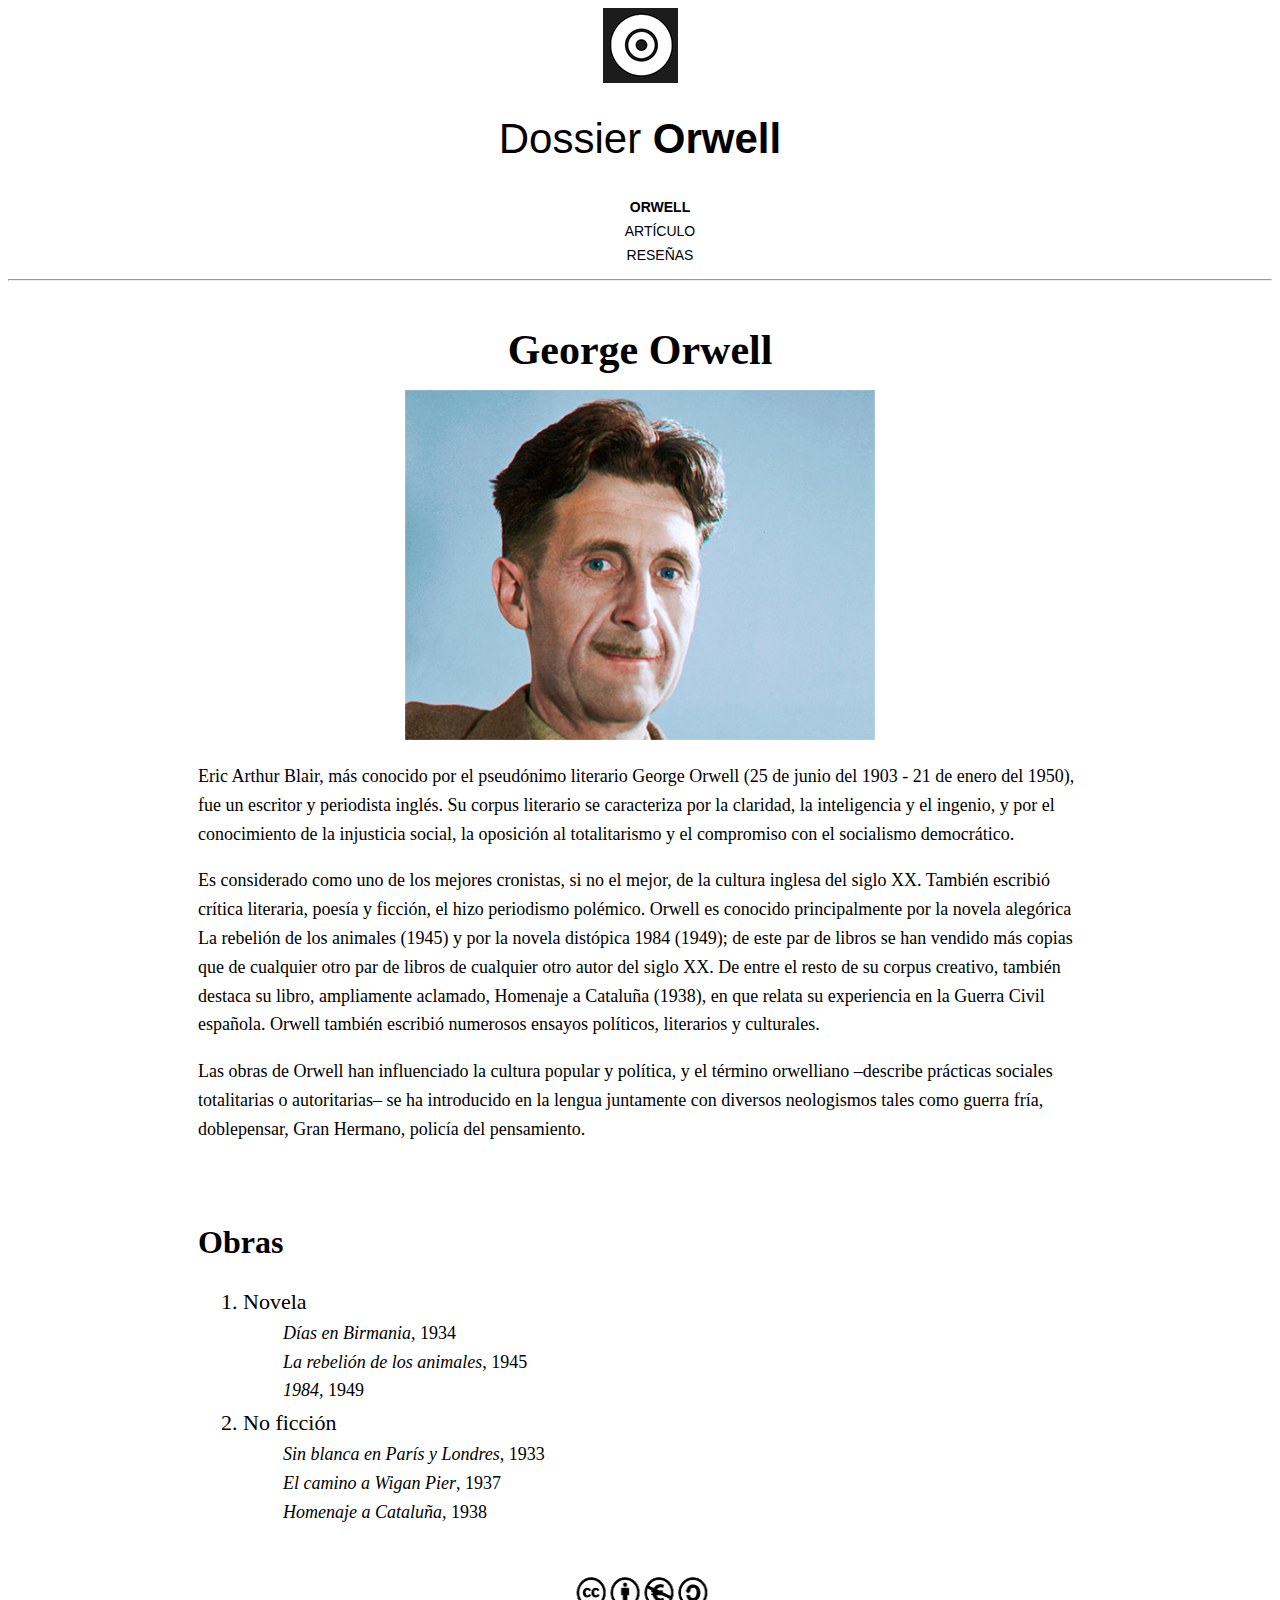
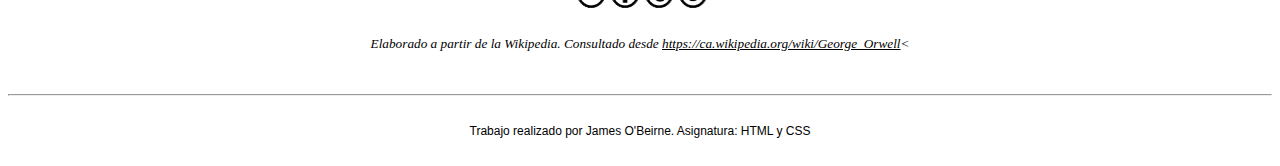
<file: docs/index.html>
<!DOCTYPE html>
<html lang="es">
	<head>
		<meta charset="utf-8">
		<title>Dossier Orwell</title>
		<link rel="stylesheet" type="text/css" href="./resources/CSS/estilos.css">

	</head>
	<body>
		<div class = "header">
			<img src = "./resources/img/dossier-orwell.png" alt="Circle Icon" width=75px height=75px>
			<h1 ><span class="dossier">Dossier</span> Orwell</h1>
		
			<div>
				<ul>
				    <li class= "menuBar"><strong>ORWELL</strong></li>
				    <li class= "menuBar"><a href= "orwell-en-tiempo-de-reconocimiento- facial.html" title = "Elace a artículo">ARTÍCULO</a></li>
				    <li class= "menuBar"><a href= "obras.html" title = "Elace a obras">RESEÑAS</a></li>
				</ul>
			</div>
			<hr>
		</div>	    	
		<div class = "bodyHeader">
			<h2>George Orwell</h2>
			<img ID = "orwellPhoto" src = "./resources/img/george-orwell.jpg" alt="Imagen de George Orwell" width= 470px height=350px >
		</div>
		<div class = "bodyText">
			<p>Eric Arthur Blair, más conocido por el pseudónimo literario George Orwell (25 de junio del 1903 - 21 de enero del 1950), fue un escritor y periodista inglés. Su corpus literario se caracteriza por la claridad, la inteligencia y el ingenio, y por el conocimiento de la injusticia social, la oposición al totalitarismo y el compromiso con el socialismo democrático.</p>
			<p>Es considerado como uno de los mejores cronistas, si no el mejor, de la cultura inglesa del siglo XX. También escribió crítica literaria, poesía y ficción, el hizo periodismo polémico. Orwell es conocido principalmente por la novela alegórica La rebelión de los animales (1945) y por la novela distópica 1984 (1949); de este par de libros se han vendido más copias que de cualquier otro par de libros de cualquier otro autor del siglo XX. De entre el resto de su corpus creativo, también destaca su libro, ampliamente aclamado, Homenaje a Cataluña (1938), en que relata su experiencia en la Guerra Civil española. Orwell también escribió numerosos ensayos políticos, literarios y culturales.</p>
			<p>Las obras de Orwell han influenciado la cultura popular y política, y el término orwelliano –describe prácticas sociales totalitarias o autoritarias– se ha introducido en la lengua juntamente con diversos neologismos tales como guerra fría, doblepensar, Gran Hermano, policía del pensamiento.</p>
			</p>
		</div>	
		<div>
			<h4 class= "listHeading">Obras</h4>
				<ol class="list">
			  	  <li>Novela</li>
			  	     <ul >
			  	       <li><a href="obras.html#Días_en_Birmania"><em>Días en Birmania</em></a>, 1934</li>
			  	       <li><a href="obras.html#La_rebelión_de_los_animales"><em>La rebelión de los animales</em></a>, 1945</li>
			  	       <li><a href= "obras.html#1984"><em>1984</em></a>, 1949</li>
			  	     </ul>
			      <li>No ficción</li>
			      	 <ul>
			  	       <li><a href = "obras.html#Sin_blanca_en_París_y_Londres"><em>Sin blanca en París y Londres</em></a>, 1933</li>
			  	       <li><a href = "obras.html#El_camino_a_Wigan_Pier"><em>El camino a Wigan Pier</em></a>, 1937</li>
			  	       <li><a href = "obras.html#Homenaje_a_Cataluña"><em>Homenaje a Cataluña</em></a>, 1938</li>
			  	     </ul>
			  	</ol>
			  	
		</div>
	</body>
	<footer class = "footer">
		<img src = "./resources/img/creative-commons.png" alt="Imagen de Creative Commons" width= 145px height= 35px>
		<h5><em>Elaborado a partir de la Wikipedia. Consultado desde <a href="https://ca.wikipedia.org/wiki/George_Orwell">https://ca.wikipedia.org/wiki/George_Orwell</a><</em></h5>
		<hr>
		<h6>Trabajo realizado por James O'Beirne. Asignatura: HTML y CSS</h6>
	</footer>
</html>

<!-- James O’Beirne
Asignatura: HTML y CSS
PEC 1
Octubre  26, 2019-->
</file>
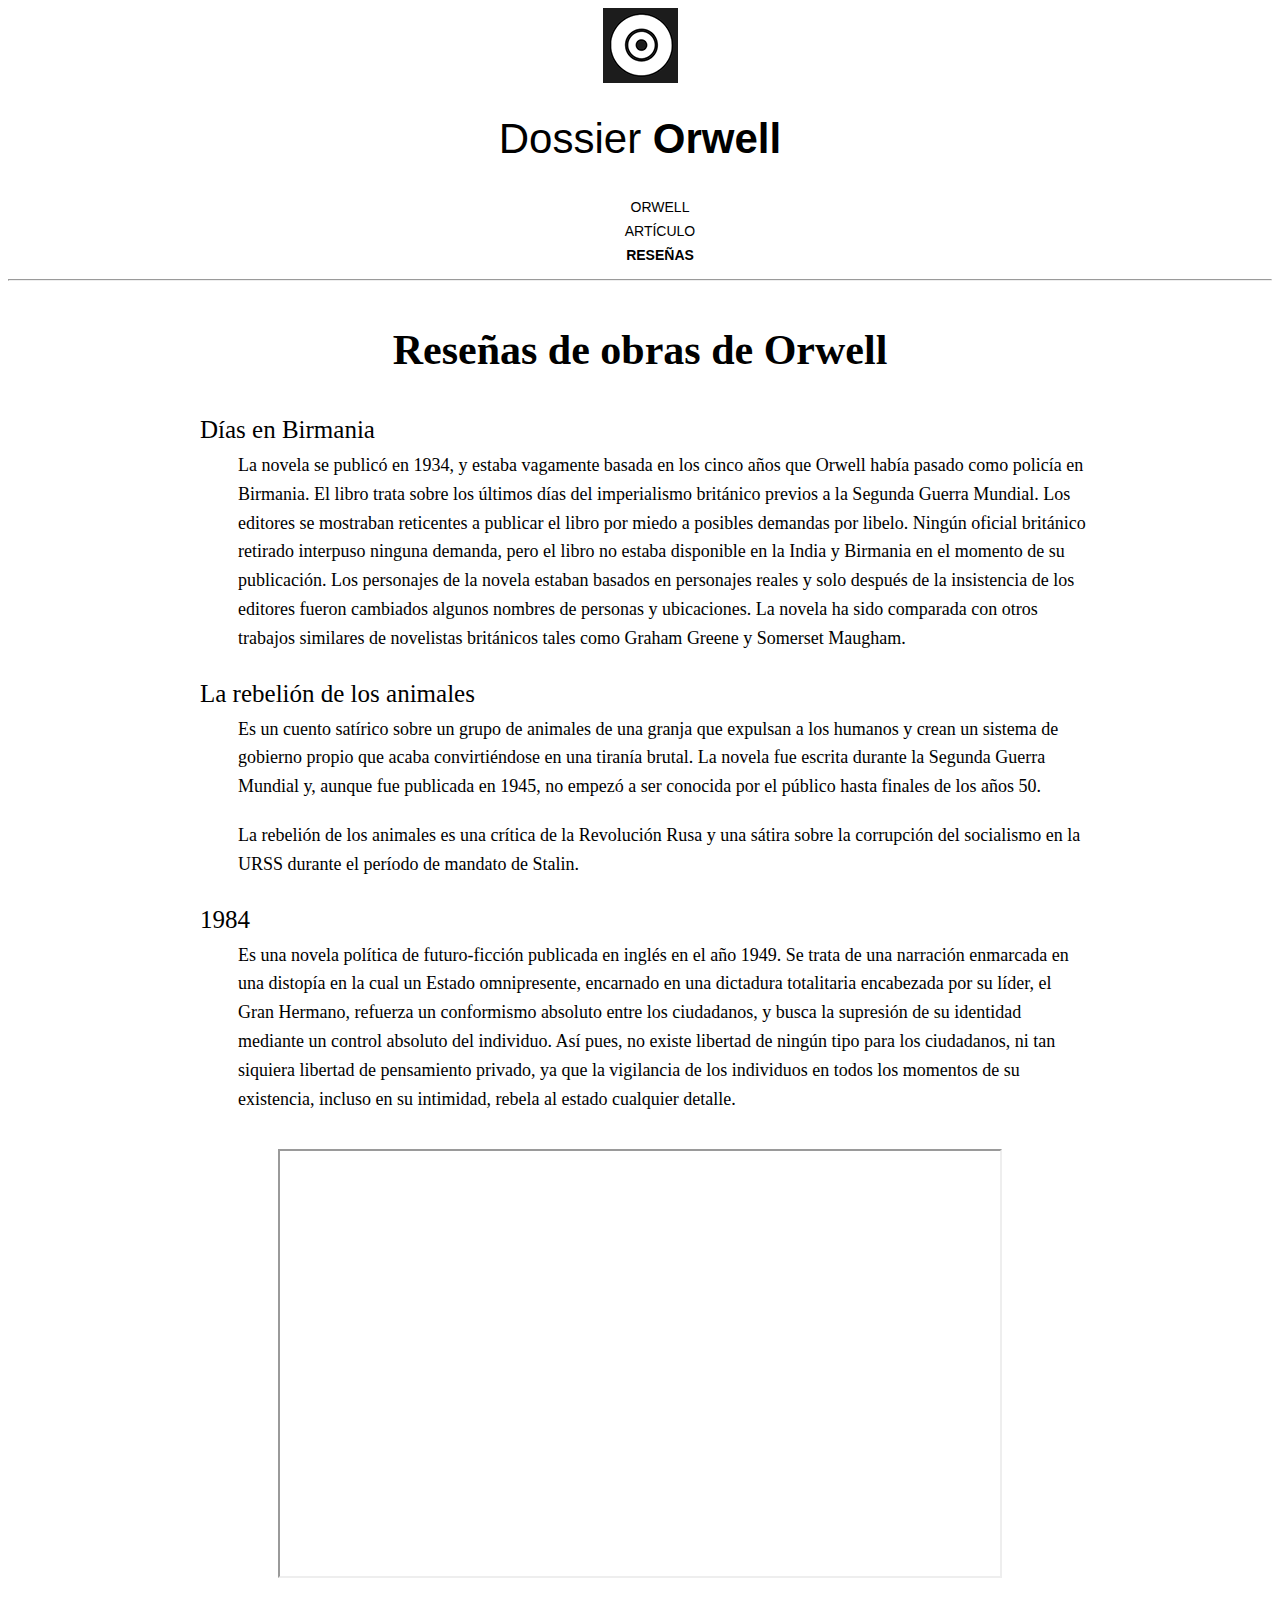
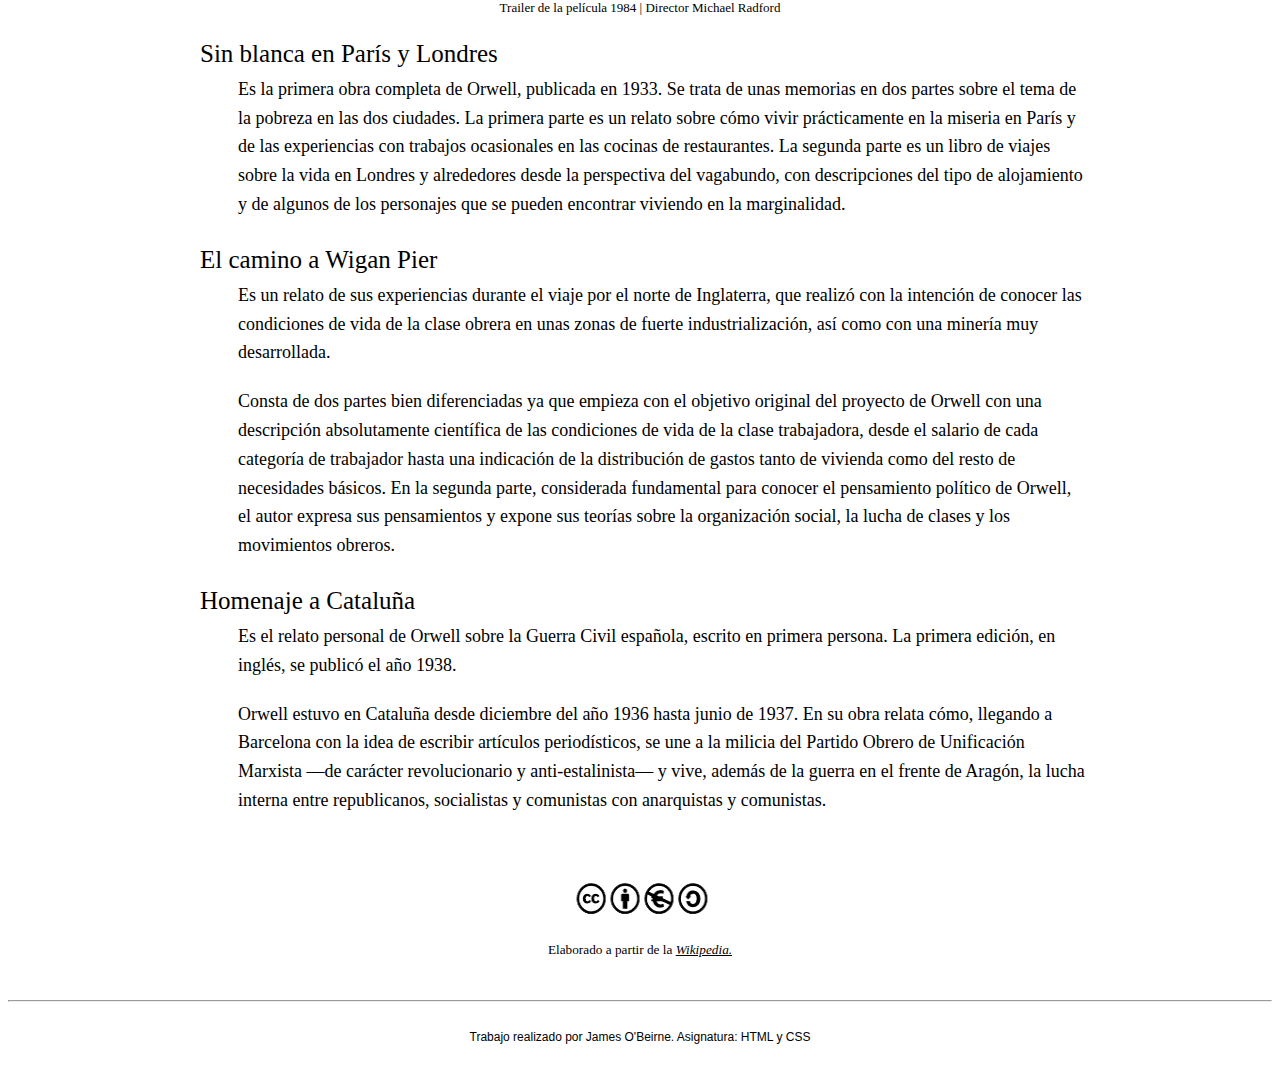
<file: docs/obras.html>
<!DOCTYPE html>
<html lang="es">
	<head>
		<meta charset="utf-8">
		<title>Dossier Orwell</title>

		<link rel="stylesheet" type="text/css" href="./resources/CSS/estilos.css">

	</head>
	<body>
		<div class = "header">
			<img src = "./resources/img/dossier-orwell.png" alt="Circle Icon" width=75px height=75px>
			<h1 ><span class="dossier">Dossier</span> Orwell</h1>
				<div>
				  <ul>
				  	<li class= "menuBar"><a href = "index.html">ORWELL</a></li>
				    <li class= "menuBar"><a href= "orwell-en-tiempo-de-reconocimiento- facial.html" title = "Elace a artículo">ARTÍCULO</a></li>
				    <li class= "menuBar"><strong>RESEÑAS</strong></li>
				  </ul>
				</div> 	
			  <hr>
		</div>   

		<div class = "bodyHeader">
			<h2>Reseñas de obras de Orwell</h2>
		</div>
		<dl>
		  <dt class = "subBodyHeader"><span id="Días_en_Birmania">Días en Birmania</span></dt>
		    <dd class = "bodyText">La novela se publicó en 1934, y estaba vagamente basada en los cinco años que Orwell había pasado como policía en Birmania. El libro trata sobre los últimos días del imperialismo británico previos a la Segunda Guerra Mundial. Los editores se mostraban reticentes a publicar el libro por miedo a posibles demandas por libelo. Ningún oficial británico retirado interpuso ninguna demanda, pero el libro no estaba disponible en la India y Birmania en el momento de su publicación. Los personajes de la novela estaban basados en personajes reales y solo después de la insistencia de los editores fueron cambiados algunos nombres de personas y ubicaciones. La novela ha sido comparada con otros trabajos similares de novelistas británicos tales como Graham Greene y Somerset Maugham.</dd>
		
		  <dt class = "subBodyHeader" id ="La_rebelión_de_los_animales">La rebelión de los animales</dt>
		    <dd class = "bodyText">Es un cuento satírico sobre un grupo de animales de una granja que expulsan a los humanos y crean un sistema de gobierno propio que acaba convirtiéndose en una tiranía brutal. La novela fue escrita durante la Segunda Guerra Mundial y, aunque fue publicada en 1945, no empezó a ser conocida por el público hasta finales de los años 50.</dd>
		    <dd class = "bodyText">La rebelión de los animales es una crítica de la Revolución Rusa y una sátira sobre la corrupción del socialismo en la URSS durante el período de mandato de Stalin.</dd>
		
		  <dt class = "subBodyHeader"  id="1984">1984</dt>
            <dd class = "bodyText">Es una novela política de futuro-ficción publicada en inglés en el año 1949. Se trata de una narración enmarcada en una distopía en la cual un Estado omnipresente, encarnado en una dictadura totalitaria encabezada por su líder, el Gran Hermano, refuerza un conformismo absoluto entre los ciudadanos, y busca la supresión de su identidad mediante un control absoluto del individuo. Así pues, no existe libertad de ningún tipo para los ciudadanos, ni tan siquiera libertad de pensamiento privado, ya que la vigilancia de los individuos en todos los momentos de su existencia, incluso en su intimidad, rebela al estado cualquier detalle.</dd>
        </dl>
        <div class= "bodyImages">
        	<!-- different link from take from YouTube with embed in place of watch-->
          <iframe width="720" height="425" src="https://www.youtube.com/embed/52wis_sLT1I"></iframe>
		  <h4 class = "artistCaption">Trailer de la película 1984 | Director Michael Radford</h4> 
	    </div>

	    <dl>
          <dt class = "subBodyHeader" id="Sin_blanca_en_París_y_Londres">Sin blanca en París y Londres</dt>
           <dd class = "bodyText">Es la primera obra completa de Orwell, publicada en 1933. Se trata de unas memorias en dos partes sobre el tema de la pobreza en las dos ciudades. La primera parte es un relato sobre cómo vivir prácticamente en la miseria en París y de las experiencias con trabajos ocasionales en las cocinas de restaurantes. La segunda parte es un libro de viajes sobre la vida en Londres y alrededores desde la perspectiva del vagabundo, con descripciones del tipo de alojamiento y de algunos de los personajes que se pueden encontrar viviendo en la marginalidad.</dd>
        
          <dt class = "subBodyHeader" id="El_camino_a_Wigan_Pier">El camino a Wigan Pier</dt>
            <dd class = "bodyText">Es un relato de sus experiencias durante el viaje por el norte de Inglaterra, que realizó con la intención de conocer las condiciones de vida de la clase obrera en unas zonas de fuerte industrialización, así como con una minería muy desarrollada.</dd>
		    <dd class = "bodyText">Consta de dos partes bien diferenciadas ya que empieza con el objetivo original del proyecto de Orwell con una descripción absolutamente científica de las condiciones de vida de la clase trabajadora, desde el salario de cada categoría de trabajador hasta una indicación de la distribución de gastos tanto de vivienda como del resto de necesidades básicos. En la segunda parte, considerada fundamental para conocer el pensamiento político de Orwell, el autor expresa sus pensamientos y expone sus teorías sobre la organización social, la lucha de clases y los movimientos obreros.</dd>
		 
		  <dt class = "subBodyHeader" id="Homenaje_a_Cataluña" > Homenaje a Cataluña</dt>
		    <dd class = "bodyText">Es el relato personal de Orwell sobre la Guerra Civil española, escrito en primera persona. La primera edición, en inglés, se publicó el año 1938.</dd>
		    <dd class = "bodyText">Orwell estuvo en Cataluña desde diciembre del año 1936 hasta junio de 1937. En su obra relata cómo, llegando a Barcelona con la idea de escribir artículos periodísticos, se une a la milicia del Partido Obrero de Unificación Marxista ―de carácter revolucionario y anti-estalinista― y vive, además de la guerra en el frente de Aragón, la lucha interna entre republicanos, socialistas y comunistas con anarquistas y comunistas.</dd>
		</dl>
		<footer class = "footer">
		<img src = "./resources/img/creative-commons.png" alt="Imagen de Creative Commons" width= 145px height= 35px>
		<h5>Elaborado a partir de la <a href="https://en.wikipedia.org/wiki/Main_Page"><em>Wikipedia.</em><a></h5>
		<hr>
		<h6>Trabajo realizado por James O'Beirne. Asignatura: HTML y CSS</h6>
	</footer>
</html>

<!-- James O’Beirne
Asignatura: HTML y CSS
PEC 1
Octubre  26, 2019-->
</file>
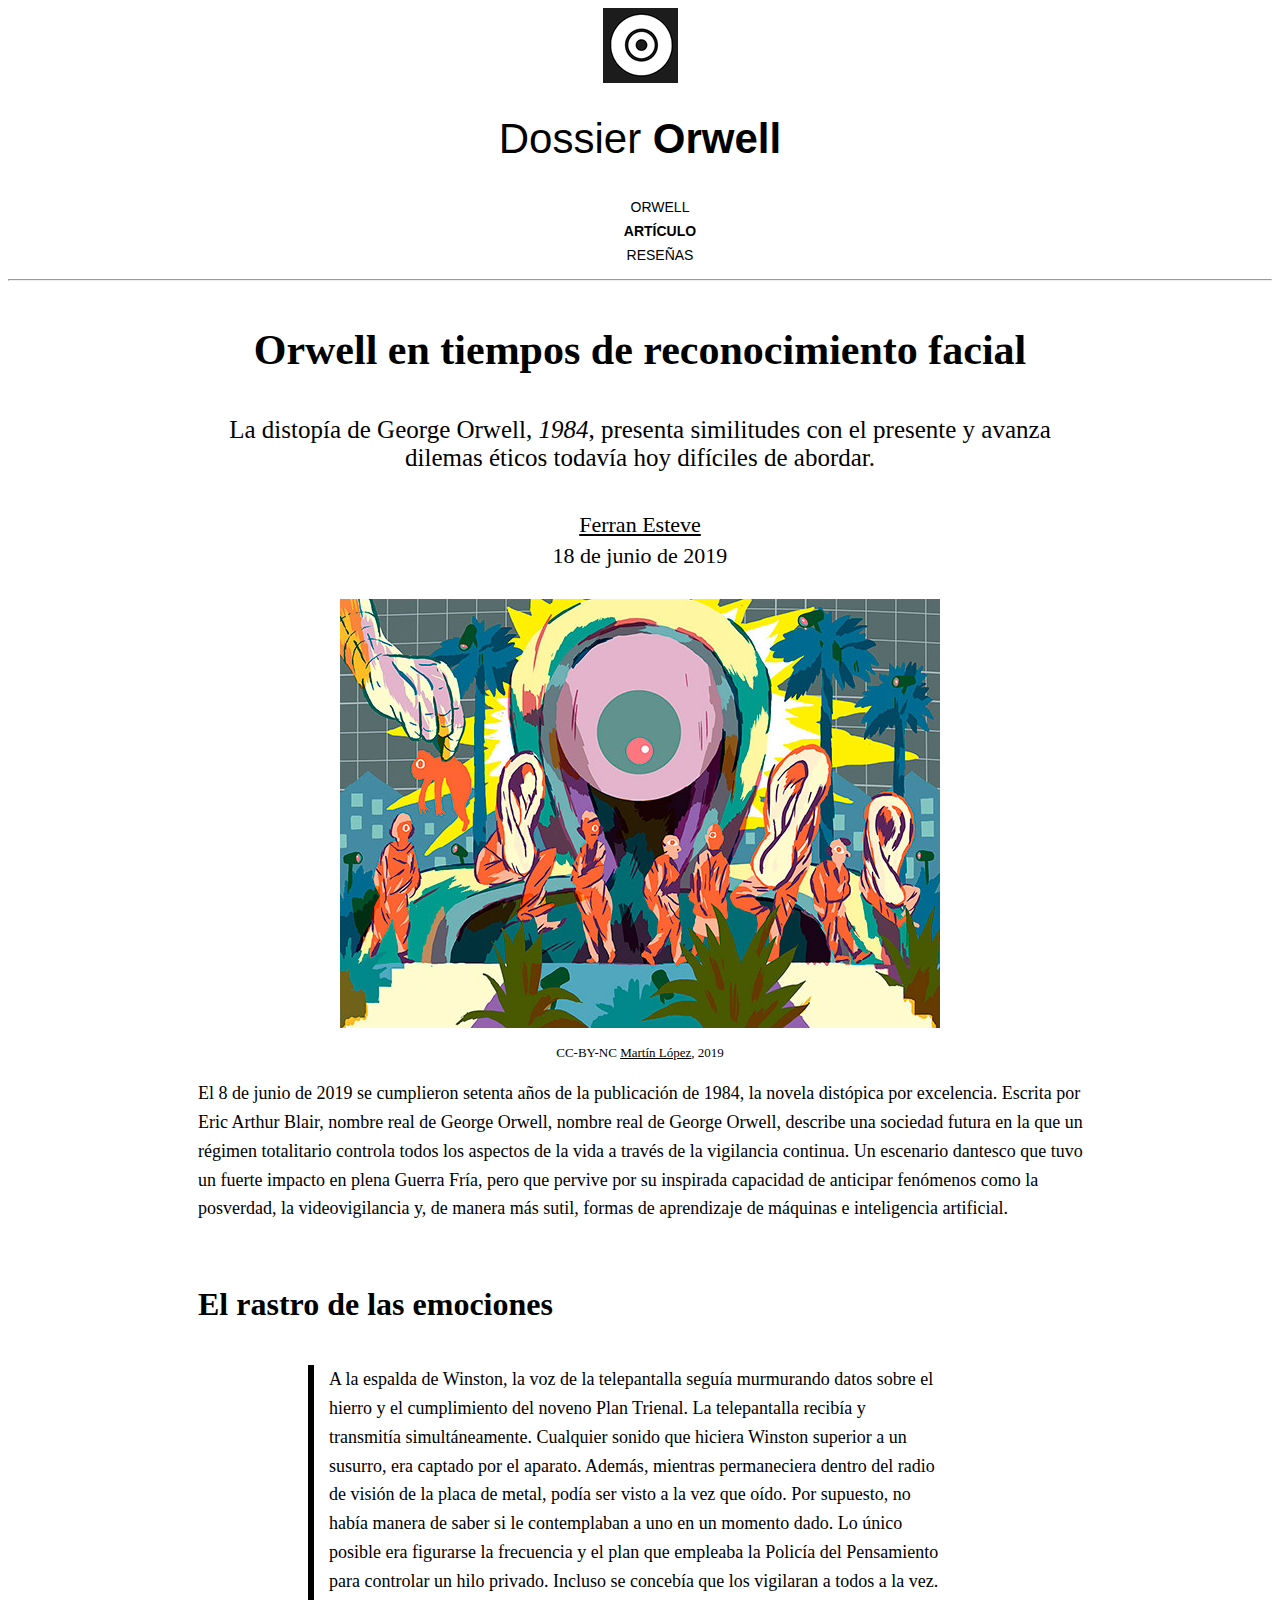
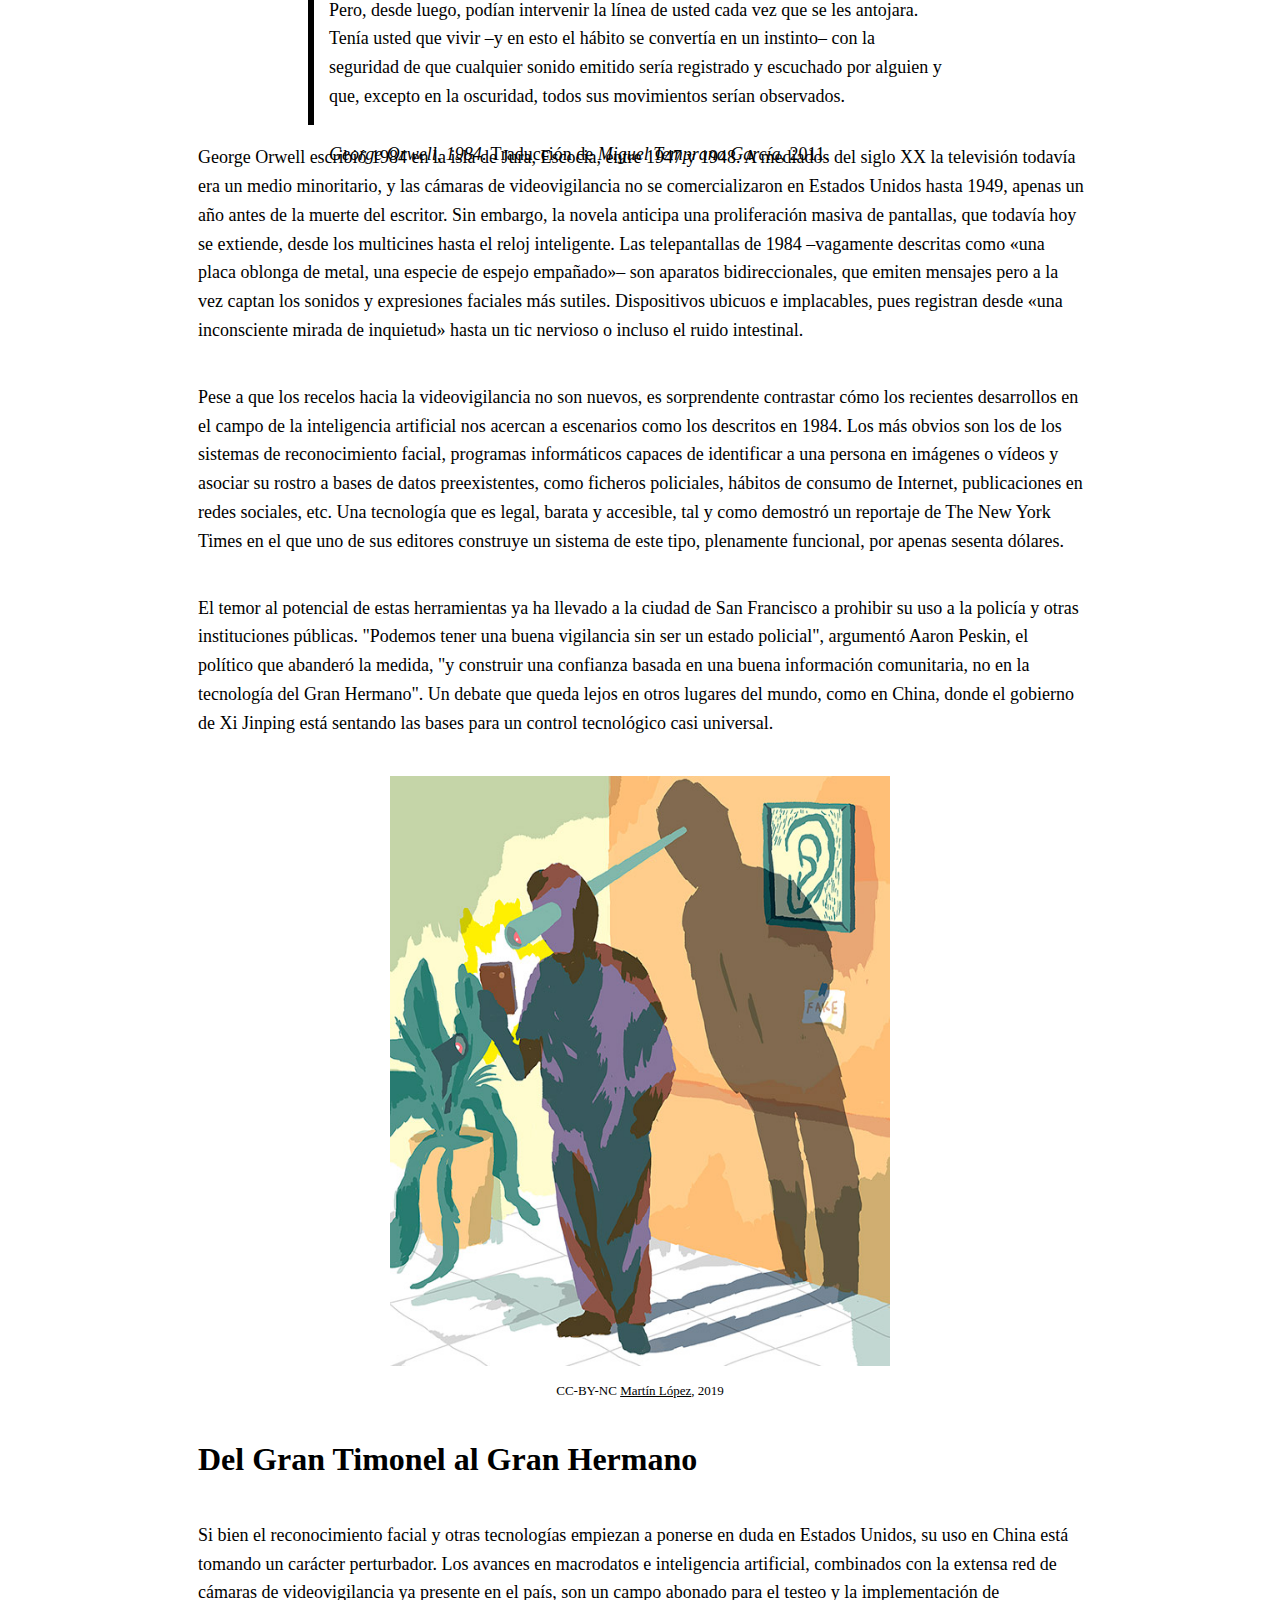
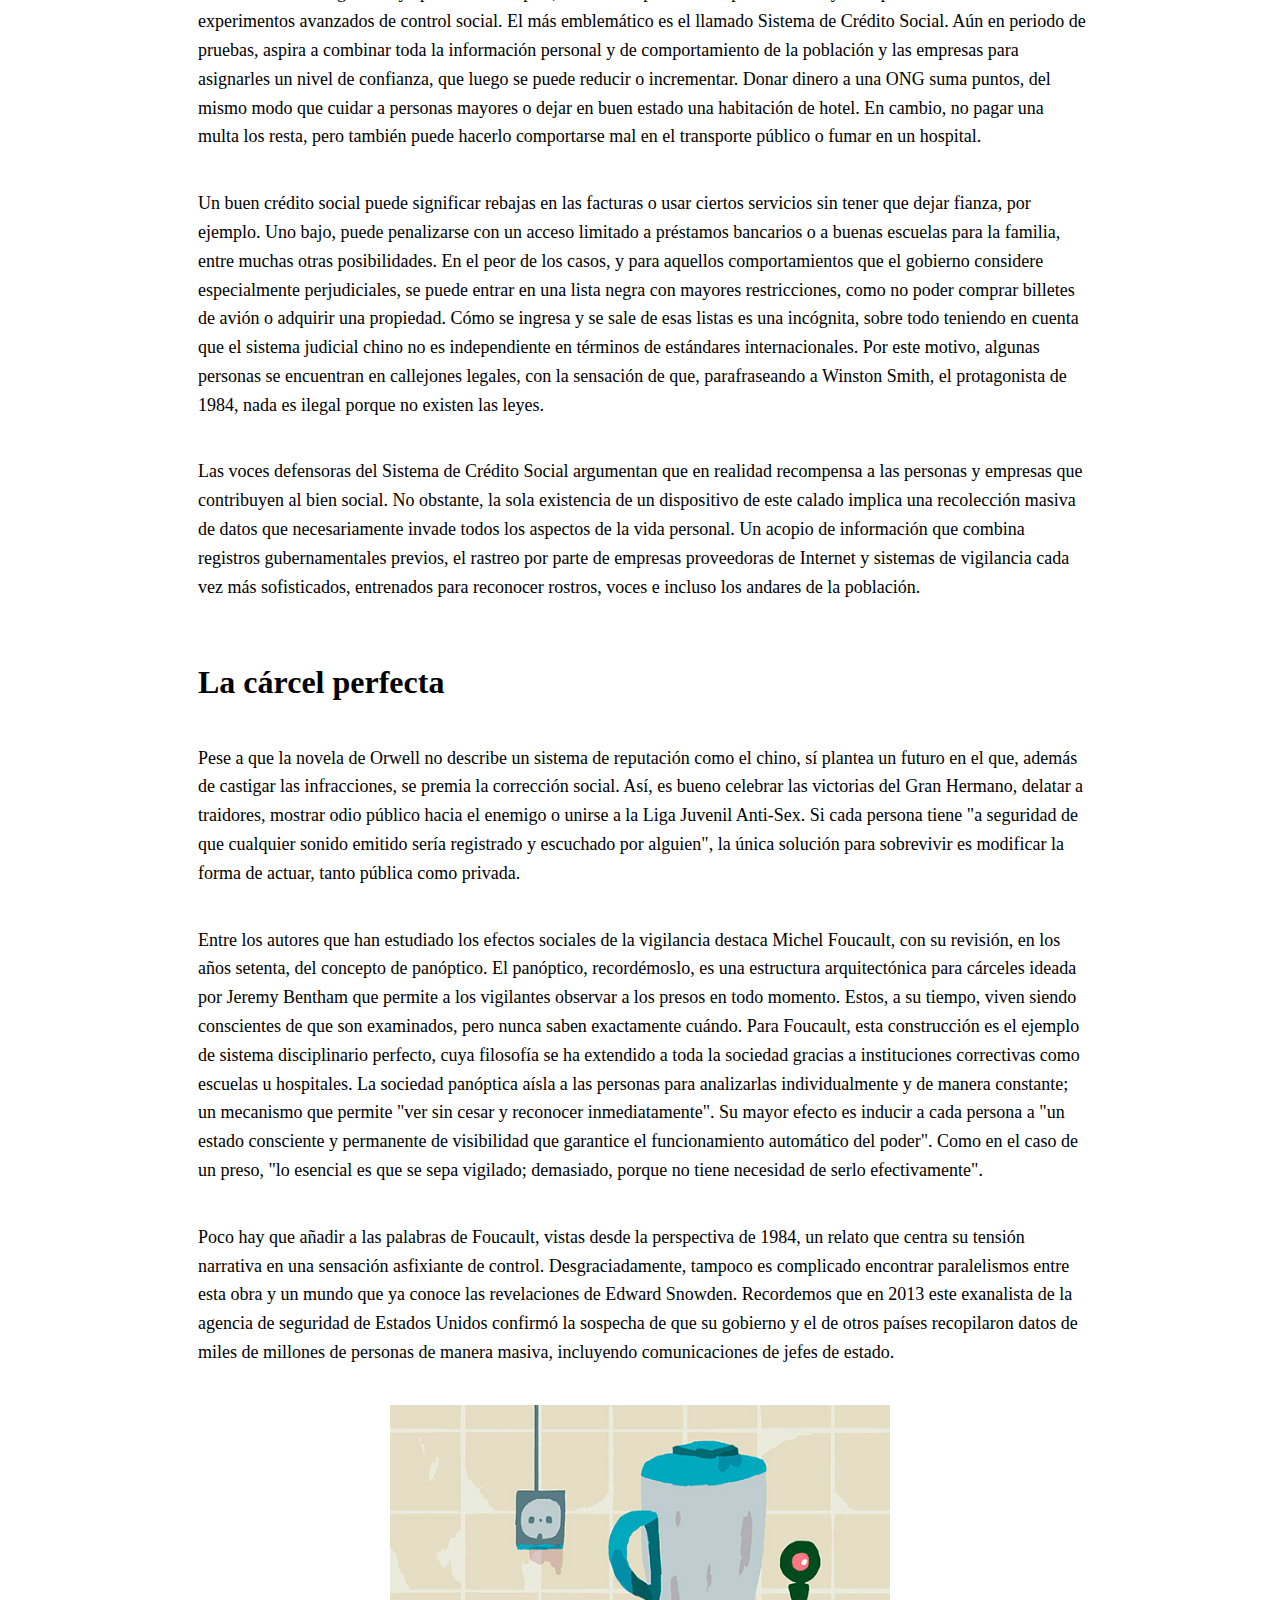
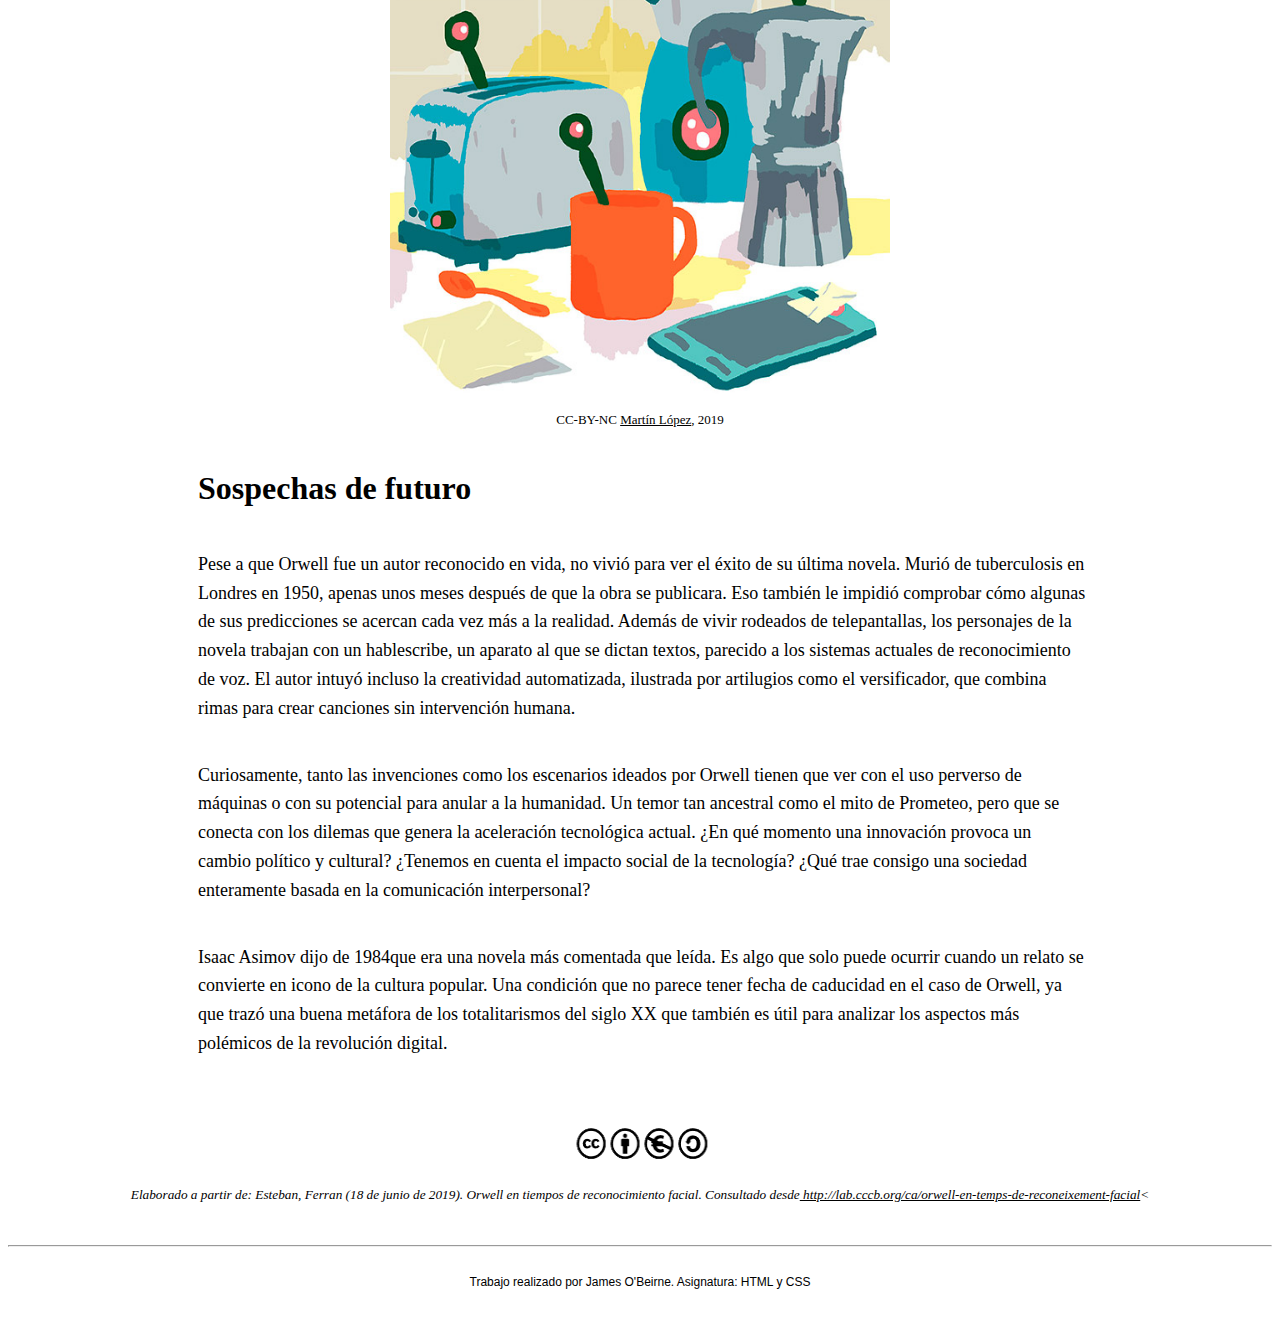
<file: docs/orwell-en-tiempo-de-reconocimiento- facial.html>
<!DOCTYPE html>
<html lang="es">
	<head>
		<meta charset="utf-8">
		<title>Dossier Orwell</title>

		<link rel="stylesheet" type="text/css" href="./resources/CSS/estilos.css">

	</head>
	<body>
		<div class = "header">
			<img src = "./resources/img/dossier-orwell.png" alt="Circle Icon" width=75px height=75px>
			<h1 ><span class="dossier">Dossier</span> Orwell</h1>
				<div>
				  <ul>
				    <li class= "menuBar"><a href = "index.html">ORWELL</a></li>
				    <li class= "menuBar"><strong>ARTÍCULO</strong></a></li>
				    <li class= "menuBar"><a href= "obras.html" title = "Elace a obras">RESEÑAS</a></li>
				  </ul>
				</div>   	
			  <hr>
		</div>
		<div class = "bodyHeader">
			<h2>Orwell en tiempos de reconocimiento facial</h2>
			<h4 class = "subBodyHeader"> La distopía de George Orwell, <em>1984</em>, presenta similitudes con el presente y avanza dilemas éticos todavía hoy difíciles de abordar.</h4>
			<h4 class = "authorName"><a href="https://ferranesteve.com/%22%20%5Ct%20%22_blank">Ferran Esteve</a></h4>
			<h4 class = "authorName date">18 de junio de 2019</h4>
			<img src="./resources/img/orwell-1.jpg" alt="First Painting by Martín López">

			<p class ="artistCaption"> CC-BY-NC <a href="https://ensaladamixta.persona.co/%22%20%5Ct%20%22_blank">Martín López</a>, 2019</p> 
		</div>	

		<div>
			<p class = "bodyText">El 8 de junio de 2019 se cumplieron setenta años de la publicación de 1984, la novela distópica por excelencia. Escrita por Eric Arthur Blair, nombre real de George Orwell, nombre real de George Orwell, describe una sociedad futura en la que un régimen totalitario controla todos los aspectos de la vida a través de la vigilancia continua. Un escenario dantesco que tuvo un fuerte impacto en plena Guerra Fría, pero que pervive por su inspirada capacidad de anticipar fenómenos como la posverdad, la videovigilancia y, de manera más sutil, formas de aprendizaje de máquinas e inteligencia artificial.</p>

            <h4 class= "listHeading">El rastro de las emociones</h4>
			  
			  <p class ="pullQoute verticalLine">A la espalda de Winston, la voz de la telepantalla seguía murmurando datos sobre el hierro y el cumplimiento del noveno Plan Trienal. La telepantalla recibía y transmitía simultáneamente. Cualquier sonido que hiciera Winston superior a un susurro, era captado por el aparato. Además, mientras permaneciera dentro del radio de visión de la placa de metal, podía ser visto a la vez que oído. Por supuesto, no había manera de saber si le contemplaban a uno en un momento dado. Lo único posible era figurarse la frecuencia y el plan que empleaba la Policía del Pensamiento para controlar un hilo privado. Incluso se concebía que los vigilaran a todos a la vez. Pero, desde luego, podían intervenir la línea de usted cada vez que se les antojara. Tenía usted que vivir –y en esto el hábito se convertía en un instinto– con la seguridad de que cualquier sonido emitido sería registrado y escuchado por alguien y que, excepto en la oscuridad, todos sus movimientos serían observados.<br><br><em>George Orwell, 1984</em>. Traducción de <em>Miguel Temprano García</em>, 2011.</p>

			 
			  <p class = "bodyText">George Orwell escribió 1984 en la isla de Jura, Escocia, entre 1947 y 1948. A mediados del siglo XX la televisión todavía era un medio minoritario, y las cámaras de videovigilancia no se comercializaron en Estados Unidos hasta 1949, apenas un año antes de la muerte del escritor. Sin embargo, la novela anticipa una proliferación masiva de pantallas, que todavía hoy se extiende, desde los multicines hasta el reloj inteligente. Las telepantallas de 1984 –vagamente descritas como «una placa oblonga de metal, una especie de espejo empañado»– son aparatos bidireccionales, que emiten mensajes pero a la vez captan los sonidos y expresiones faciales más sutiles. Dispositivos ubicuos e implacables, pues registran desde «una inconsciente mirada de inquietud» hasta un tic nervioso o incluso el ruido intestinal.</p>

			  <p class = "bodyText">Pese a que los recelos hacia la videovigilancia no son nuevos, es sorprendente contrastar cómo los recientes desarrollos en el campo de la inteligencia artificial nos acercan a escenarios como los descritos en 1984. Los más obvios son los de los sistemas de reconocimiento facial, programas informáticos capaces de identificar a una persona en imágenes o vídeos y asociar su rostro a bases de datos preexistentes, como ficheros policiales, hábitos de consumo de Internet, publicaciones en redes sociales, etc. Una tecnología que es legal, barata y accesible, tal y como demostró un reportaje de The New York Times en el que uno de sus editores construye un sistema de este tipo, plenamente funcional, por apenas sesenta dólares.</p>

			  <p class = "bodyText">El temor al potencial de estas herramientas ya ha llevado a la ciudad de San Francisco a prohibir su uso a la policía y otras instituciones públicas. "Podemos tener una buena vigilancia sin ser un estado policial", argumentó Aaron Peskin, el político que abanderó la medida, "y construir una confianza basada en una buena información comunitaria, no en la tecnología del Gran Hermano". Un debate que queda lejos en otros lugares del mundo, como en China, donde el gobierno de Xi Jinping está sentando las bases para un control tecnológico casi universal.</p>
			<div class= "bodyImages">  
			  <img src="./resources/img/orwell-2.jpg" alt="Second Painting by Martín López" width=500px height=590 class="bodyPaintingsPage2">
			  <p class ="artistCaption"> CC-BY-NC <a href="https://ensaladamixta.persona.co/%22%20%5Ct%20%22_blank">Martín López</a>, 2019</p>
			</div> 
			 
			<h4 class= "listHeading">Del Gran Timonel al Gran Hermano</h4>

			  <p class = "bodyText">Si bien el reconocimiento facial y otras tecnologías empiezan a ponerse en duda en Estados Unidos, su uso en China está tomando un carácter perturbador. Los avances en macrodatos e inteligencia artificial, combinados con la extensa red de cámaras de videovigilancia ya presente en el país, son un campo abonado para el testeo y la implementación de experimentos avanzados de control social. El más emblemático es el llamado Sistema de Crédito Social. Aún en periodo de pruebas, aspira a combinar toda la información personal y de comportamiento de la población y las empresas para asignarles un nivel de confianza, que luego se puede reducir o incrementar. Donar dinero a una ONG suma puntos, del mismo modo que cuidar a personas mayores o dejar en buen estado una habitación de hotel. En cambio, no pagar una multa los resta, pero también puede hacerlo comportarse mal en el transporte público o fumar en un hospital.</p>

			  <p class = "bodyText">Un buen crédito social puede significar rebajas en las facturas o usar ciertos servicios sin tener que dejar fianza, por ejemplo. Uno bajo, puede penalizarse con un acceso limitado a préstamos bancarios o a buenas escuelas para la familia, entre muchas otras posibilidades. En el peor de los casos, y para aquellos comportamientos que el gobierno considere especialmente perjudiciales, se puede entrar en una lista negra con mayores restricciones, como no poder comprar billetes de avión o adquirir una propiedad. Cómo se ingresa y se sale de esas listas es una incógnita, sobre todo teniendo en cuenta que el sistema judicial chino no es independiente en términos de estándares internacionales. Por este motivo, algunas personas se encuentran en callejones legales, con la sensación de que, parafraseando a Winston Smith, el protagonista de 1984, nada es ilegal porque no existen las leyes.</p>

			  <p class = "bodyText">Las voces defensoras del Sistema de Crédito Social argumentan que en realidad recompensa a las personas y empresas que contribuyen al bien social. No obstante, la sola existencia de un dispositivo de este calado implica una recolección masiva de datos que necesariamente invade todos los aspectos de la vida personal. Un acopio de información que combina registros gubernamentales previos, el rastreo por parte de empresas proveedoras de Internet y sistemas de vigilancia cada vez más sofisticados, entrenados para reconocer rostros, voces e incluso los andares de la población.</p>

			<h4 class= "listHeading">La cárcel perfecta</h4>

			  <p class = "bodyText">Pese a que la novela de Orwell no describe un sistema de reputación como el chino, sí plantea un futuro en el que, además de castigar las infracciones, se premia la corrección social. Así, es bueno celebrar las victorias del Gran Hermano, delatar a traidores, mostrar odio público hacia el enemigo o unirse a la Liga Juvenil Anti-Sex. Si cada persona tiene "a seguridad de que cualquier sonido emitido sería registrado y escuchado por alguien", la única solución para sobrevivir es modificar la forma de actuar, tanto pública como privada.</p>

			  <p class = "bodyText">Entre los autores que han estudiado los efectos sociales de la vigilancia destaca Michel Foucault, con su revisión, en los años setenta, del concepto de panóptico. El panóptico, recordémoslo, es una estructura arquitectónica para cárceles ideada por Jeremy Bentham que permite a los vigilantes observar a los presos en todo momento. Estos, a su tiempo, viven siendo conscientes de que son examinados, pero nunca saben exactamente cuándo. Para Foucault, esta construcción es el ejemplo de sistema disciplinario perfecto, cuya filosofía se ha extendido a toda la sociedad gracias a instituciones correctivas como escuelas u hospitales. La sociedad panóptica aísla a las personas para analizarlas individualmente y de manera constante; un mecanismo que permite "ver sin cesar y reconocer inmediatamente". Su mayor efecto es inducir a cada persona a "un estado consciente y permanente de visibilidad que garantice el funcionamiento automático del poder". Como en el caso de un preso, "lo esencial es que se sepa vigilado; demasiado, porque no tiene necesidad de serlo efectivamente".</p>

			  <p class = "bodyText">Poco hay que añadir a las palabras de Foucault, vistas desde la perspectiva de 1984, un relato que centra su tensión narrativa en una sensación asfixiante de control. Desgraciadamente, tampoco es complicado encontrar paralelismos entre esta obra y un mundo que ya conoce las revelaciones de Edward Snowden. Recordemos que en 2013 este exanalista de la agencia de seguridad de Estados Unidos confirmó la sospecha de que su gobierno y el de otros países recopilaron datos de miles de millones de personas de manera masiva, incluyendo comunicaciones de jefes de estado.</p>
			<div class= "bodyImages">   
			  <img src="./resources/img/orwell-3.jpg" alt="Second Painting by Martín López" width=500px height= 590px>
			  <p class ="artistCaption"> CC-BY-NC <a href="https://ensaladamixta.persona.co/%22%20%5Ct%20%22_blank">Martín López</a>, 2019</p> 
			</div>  

			<h4 class= "listHeading">Sospechas de futuro</h4>

			  <p class = "bodyText">Pese a que Orwell fue un autor reconocido en vida, no vivió para ver el éxito de su última novela. Murió de tuberculosis en Londres en 1950, apenas unos meses después de que la obra se publicara. Eso también le impidió comprobar cómo algunas de sus predicciones se acercan cada vez más a la realidad. Además de vivir rodeados de telepantallas, los personajes de la novela trabajan con un hablescribe, un aparato al que se dictan textos, parecido a los sistemas actuales de reconocimiento de voz. El autor intuyó incluso la creatividad automatizada, ilustrada por artilugios como el versificador, que combina rimas para crear canciones sin intervención humana.</p>

			  <p class = "bodyText">Curiosamente, tanto las invenciones como los escenarios ideados por Orwell tienen que ver con el uso perverso de máquinas o con su potencial para anular a la humanidad. Un temor tan ancestral como el mito de Prometeo, pero que se conecta con los dilemas que genera la aceleración tecnológica actual. ¿En qué momento una innovación provoca un cambio político y cultural? ¿Tenemos en cuenta el impacto social de la tecnología? ¿Qué trae consigo una sociedad enteramente basada en la comunicación interpersonal?</p>

			  <p class = "bodyText">Isaac Asimov dijo de 1984que era una novela más comentada que leída. Es algo que solo puede ocurrir cuando un relato se convierte en icono de la cultura popular. Una condición que no parece tener fecha de caducidad en el caso de Orwell, ya que trazó una buena metáfora de los totalitarismos del siglo XX que también es útil para analizar los aspectos más polémicos de la revolución digital.</p>
		</div>



	</body>	
	<footer class = "footer">
		<img src = "./resources/img/creative-commons.png" alt="Imagen de Creative Commons" width= 145px height= 35px>

		<h5><em>Elaborado a partir de: Esteban, Ferran (18 de junio de 2019). Orwell en tiempos de reconocimiento facial. Consultado desde<a href="http://lab.cccb.org/ca/orwell-en-temps-de-reconeixement-facial"> http://lab.cccb.org/ca/orwell-en-temps-de-reconeixement-facial</a><</em></h5>		
		<hr>
		<h6>Trabajo realizado por James O'Beirne. Asignatura: HTML y CSS</h6>
	</footer>
</html>

<!-- James O’Beirne
Asignatura: HTML y CSS
PEC 1
Octubre  26, 2019-->
</file>
<file: docs/resources/CSS/estilos.css>
h1{
	font-size: 42px;
}

.header{
	font-family: Arial, Helvetica, sans-serif;
	text-align: center;
	margin-bottom: -10px;
}


.dossier{
	font-weight: normal;
}

ul{
	list-style-type: none;
}

ul a:link{
	text-decoration: none;
}

.menuBar {
	 font-size: 14px;
	 padding-top: 8px;
	 color: black;
}

a {
  color: black;
  font-weight: normal;
}	


a:visited{
	color: blue;
}

a:hover{
	color: purple;
}


.bodyHeader{
	font-family: "Times New Roman", Times, serif;
	text-align: center;	 
}


#orwellPhoto{
 	margin-top: -19px;
}


h2 {
	font-size: 42px;
	padding-top: 20px;
}


.bodyText{
	font-size: 18px;
	text-align: left;
	padding-left:190px;
	padding-right: 185px;
	line-height: 1.6;
	padding-bottom: 20px;

}


.listHeading{
	font-size: 32px;
	padding-left:190px;
}


.list{
	font-weight: normal;
	font-size: 18px;
	line-height: 1.6;
	padding-left:235px;
	margin-top: -20px;	
}


li{
	font-weight: normal;
	font-size: 22px;
}

ol ul li {
	font-size: 18px;
	/*suggested by Stack Overflow to target nested items 
	*https://stackoverflow.com/questions/4830624/target-first-level-lis-and-not-the-nested-lis
	*/
}


.subBodyHeader{
	font-size: 25px;
	font-weight: normal;
	padding-left:192px; 
	padding-right:192px;
	padding-top:7px;
	padding-bottom: 7px;
}

.authorName{
	font-size: 22px;
	text-align: center;
	font-weight: normal;
	padding-bottom: 0;
	margin-bottom: 0;

}

.date{
	margin-top:0;
	padding-top: 5px;
	padding-bottom: 30px;
}


.artistCaption{
	font-size: 13px;
	font-weight: normal;
}


.verticalLine{
	border-left: 6px solid black;
  	height: 260px;
  	margin-left: 300px; 	
}


.pullQoute{
	font-size: 18px;
	text-align: left;
	line-height: 1.6;
	padding-left: 15px;
	padding-right: 330px;
	padding-bottom: 100px;
}


.bodyImages{
	text-align: center;
}



.footer{
	text-align: center;
	padding-top: 30px;
}

h5{
	font-weight: normal;
	padding-bottom: 20px;
}

h6{
	font-family: Arial, Helvetica, sans-serif;
	font-weight: normal;
	font-size: 12px;
}

/*-- James O’Beirne
 *Asignatura: HTML y CSS
 *PEC 1
 *Octubre  26, 2019
 */
</file>
